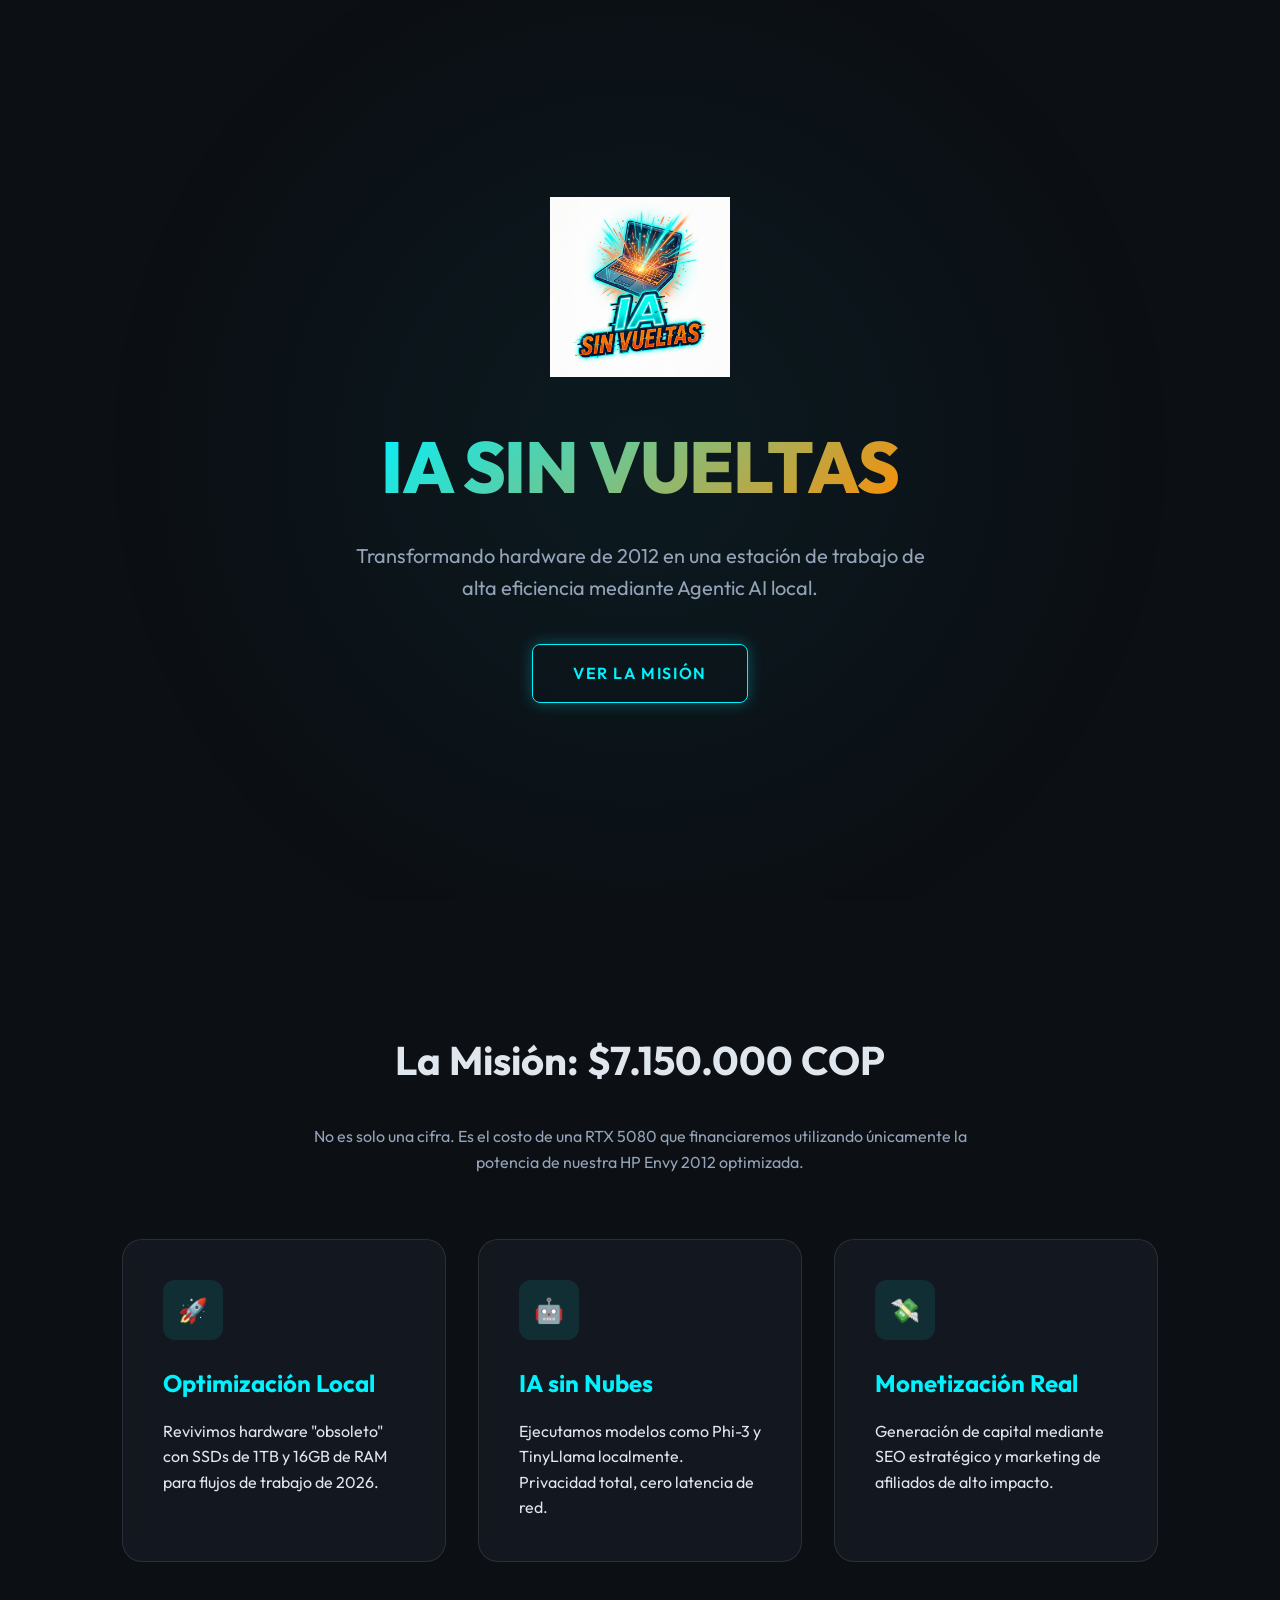
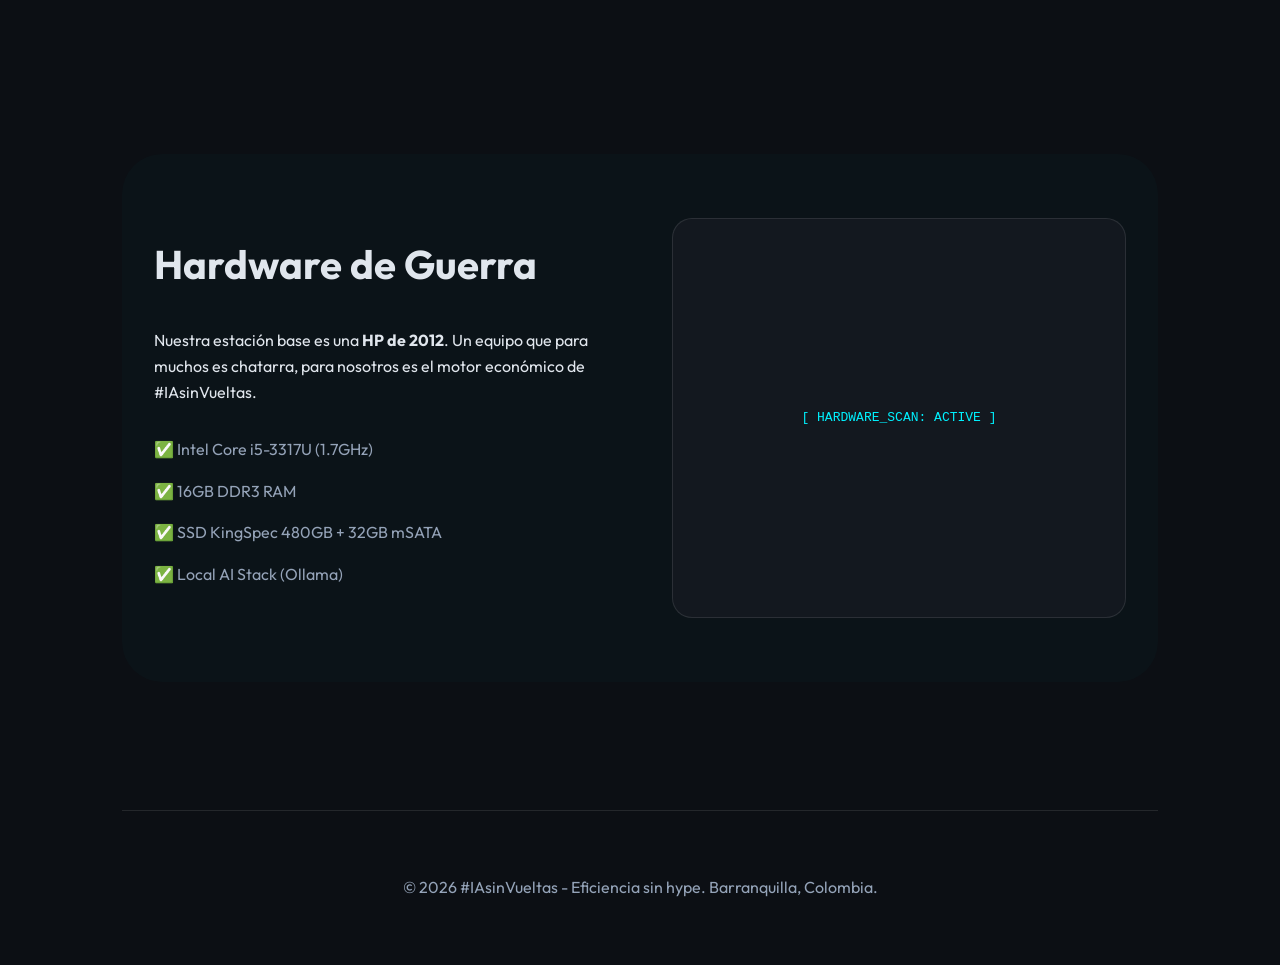
<file: index.html>
<!DOCTYPE html>
<html lang="es">
<head>
    <meta charset="UTF-8">
    <meta name="viewport" content="width=device-width, initial-scale=1.0">
    <!-- Trigger for Deploy 01 -->
    <title>IA sin vueltas | Hardware de 2012 + Inteligencia Artificial</title>
    <meta name="description" content="Descubre cómo revivir hardware antiguo de 2012 con IA local para generar ingresos. El proyecto #IAsinVueltas demuestra eficiencia funcional sin hype.">
    
    <!-- Fonts -->
    <link rel="preconnect" href="https://fonts.googleapis.com">
    <link rel="preconnect" href="https://fonts.gstatic.com" crossorigin>
    <link href="https://fonts.googleapis.com/css2?family=Outfit:wght@300;400;600;800&display=swap" rel="stylesheet">
    
    <!-- Styles -->
    <link rel="stylesheet" href="style.css">
    
    <!-- Favicon -->
    <link rel="icon" type="image/png" href="assets/logo.png">
</head>
<body>
    <div class="noise"></div>
    <div class="bg-overlay"></div>

    <div class="container">
        <header>
            <img src="assets/logo.png" alt="IA sin vueltas Logo" class="brand-logo" style="width: 180px; margin-bottom: 2rem;">
            <h1 data-text="IA SIN VUELTAS" class="glitch">IA SIN VUELTAS</h1>
            <p class="hero-sub">Transformando hardware de 2012 en una estación de trabajo de alta eficiencia mediante Agentic AI local.</p>
            <div class="cta-group">
                <a href="#mision" class="btn-primary">Ver la Misión</a>
            </div>
        </header>

        <section id="mision" style="padding: 8rem 0;">
            <div style="text-align: center; margin-bottom: 4rem;">
                <h2>La Misión: $7.150.000 COP</h2>
                <p style="color: var(--text-dim); max-width: 700px; margin: 0 auto;">No es solo una cifra. Es el costo de una RTX 5080 que financiaremos utilizando únicamente la potencia de nuestra HP Envy 2012 optimizada.</p>
            </div>

            <div class="mission-grid">
                <div class="card">
                    <div class="icon-box">🚀</div>
                    <h3>Optimización Local</h3>
                    <p>Revivimos hardware "obsoleto" con SSDs de 1TB y 16GB de RAM para flujos de trabajo de 2026.</p>
                </div>
                <div class="card">
                    <div class="icon-box">🤖</div>
                    <h3>IA sin Nubes</h3>
                    <p>Ejecutamos modelos como Phi-3 y TinyLlama localmente. Privacidad total, cero latencia de red.</p>
                </div>
                <div class="card">
                    <div class="icon-box">💸</div>
                    <h3>Monetización Real</h3>
                    <p>Generación de capital mediante SEO estratégico y marketing de afiliados de alto impacto.</p>
                </div>
            </div>
        </section>

        <section id="hardware" style="padding: 4rem 0; background: rgba(0, 242, 255, 0.02); border-radius: 40px; margin-bottom: 8rem;">
            <div class="container" style="display: flex; flex-wrap: wrap; align-items: center; gap: 4rem;">
                <div style="flex: 1; min-width: 300px;">
                    <h2>Hardware de Guerra</h2>
                    <p style="margin-bottom: 2rem;">Nuestra estación base es una <strong>HP de 2012</strong>. Un equipo que para muchos es chatarra, para nosotros es el motor económico de #IAsinVueltas.</p>
                    <ul style="list-style: none; color: var(--text-dim);">
                        <li style="margin-bottom: 1rem;">✅ Intel Core i5-3317U (1.7GHz)</li>
                        <li style="margin-bottom: 1rem;">✅ 16GB DDR3 RAM</li>
                        <li style="margin-bottom: 1rem;">✅ SSD KingSpec 480GB + 32GB mSATA</li>
                        <li style="margin-bottom: 1rem;">✅ Local AI Stack (Ollama)</li>
                    </ul>
                </div>
                <div style="flex: 1; min-width: 300px; position: relative;">
                    <div style="width: 100%; height: 400px; background: var(--card-bg); border: 1px solid var(--glass-border); border-radius: 20px; display: flex; justify-content: center; align-items: center; overflow: hidden;">
                        <span style="color: var(--primary); font-family: monospace;">[ HARDWARE_SCAN: ACTIVE ]</span>
                        <!-- Aquí se podría poner una imagen del equipo -->
                    </div>
                </div>
            </div>
        </section>

        <footer style="text-align: center; padding: 4rem 0; border-top: 1px solid var(--glass-border);">
            <p style="color: var(--text-dim);">&copy; 2026 #IAsinVueltas - Eficiencia sin hype. Barranquilla, Colombia.</p>
        </footer>
    </div>

    <script src="main.js"></script>
</body>
</html>
</file>
<file: style.css>
:root {
    --bg-color: #0c0f14;
    --card-bg: rgba(23, 28, 36, 0.7);
    --primary: #00f2ff; /* Neon Turquoise */
    --secondary: #ff8c00; /* Sunset Orange */
    --text-main: #e0e6ed;
    --text-dim: #94a3b8;
    --glass-border: rgba(255, 255, 255, 0.1);
    --neon-shadow: 0 0 15px rgba(0, 242, 255, 0.3);
    --font-family: 'Outfit', sans-serif;
}

* {
    margin: 0;
    padding: 0;
    box-sizing: border-box;
}

body {
    background-color: var(--bg-color);
    color: var(--text-main);
    font-family: var(--font-family);
    line-height: 1.6;
    overflow-x: hidden;
}

/* Background Effect */
.bg-overlay {
    position: fixed;
    top: 0;
    left: 0;
    width: 100%;
    height: 100%;
    background: radial-gradient(circle at 50% 50%, rgba(0, 242, 255, 0.05) 0%, transparent 70%);
    z-index: -1;
}

.noise {
    position: fixed;
    top: 0;
    left: 0;
    width: 100%;
    height: 100%;
    background: url('https://grainy-gradients.vercel.app/noise.svg');
    opacity: 0.03;
    pointer-events: none;
    z-index: 100;
}

/* Header & Container */
.container {
    max-width: 1100px;
    margin: 0 auto;
    padding: 0 2rem;
}

header {
    height: 100vh;
    display: flex;
    flex-direction: column;
    justify-content: center;
    align-items: center;
    text-align: center;
    position: relative;
}

/* Typography */
h1 {
    font-size: 4.5rem;
    font-weight: 800;
    letter-spacing: -0.02em;
    background: linear-gradient(135deg, var(--primary), var(--secondary));
    background-clip: text;
    -webkit-background-clip: text;
    -webkit-text-fill-color: transparent;
    margin-bottom: 1rem;
    animation: fadeInScale 1s ease-out;
}

h2 {
    font-size: 2.5rem;
    margin-bottom: 2rem;
    color: var(--text-main);
}

.hero-sub {
    font-size: 1.25rem;
    color: var(--text-dim);
    max-width: 600px;
    margin-bottom: 2.5rem;
}

/* Glitch Effect */
.glitch {
    position: relative;
}

.glitch::after {
    content: attr(data-text);
    position: absolute;
    left: 2px;
    text-shadow: -1px 0 var(--secondary);
    top: 0;
    color: var(--text-main);
    background: var(--bg-color);
    overflow: hidden;
    clip: rect(0, 900px, 0, 0);
    animation: noise-anim 2s infinite linear alternate-reverse;
}

/* Buttons */
.btn-primary {
    display: inline-block;
    padding: 1rem 2.5rem;
    background: transparent;
    border: 1px solid var(--primary);
    color: var(--primary);
    text-decoration: none;
    font-weight: 600;
    border-radius: 8px;
    transition: all 0.3s ease;
    box-shadow: var(--neon-shadow);
    text-transform: uppercase;
    letter-spacing: 0.1em;
}

.btn-primary:hover {
    background: var(--primary);
    color: var(--bg-color);
    box-shadow: 0 0 30px var(--primary);
    transform: translateY(-2px);
}

/* Grid & Cards */
.mission-grid {
    display: grid;
    grid-template-columns: repeat(auto-fit, minmax(300px, 1fr));
    gap: 2rem;
    margin: 4rem 0;
}

.card {
    background: var(--card-bg);
    backdrop-filter: blur(12px);
    border: 1px solid var(--glass-border);
    padding: 2.5rem;
    border-radius: 20px;
    transition: transform 0.3s ease, border-color 0.3s ease;
}

.card:hover {
    transform: translateY(-10px);
    border-color: var(--primary);
}

.card h3 {
    color: var(--primary);
    margin-bottom: 1rem;
    font-size: 1.5rem;
}

/* Hardware Icons (Simple shapes for speed) */
.icon-box {
    width: 60px;
    height: 60px;
    background: rgba(0, 242, 255, 0.1);
    border-radius: 12px;
    display: flex;
    justify-content: center;
    align-items: center;
    margin-bottom: 1.5rem;
    font-size: 1.5rem;
}

/* Animations */
@keyframes fadeInScale {
    from { opacity: 0; transform: scale(0.9); }
    to { opacity: 1; transform: scale(1); }
}

@keyframes noise-anim {
  0% { clip: rect(10px, 9999px, 80px, 0); }
  20% { clip: rect(30px, 9999px, 20px, 0); }
  /* ... more steps ... */
  100% { clip: rect(80px, 9999px, 40px, 0); }
}

/* Mobile Responsive */
@media (max-width: 768px) {
    h1 { font-size: 3rem; }
    .hero-sub { font-size: 1rem; }
    header { height: auto; padding: 6rem 0; }
}
</file>
